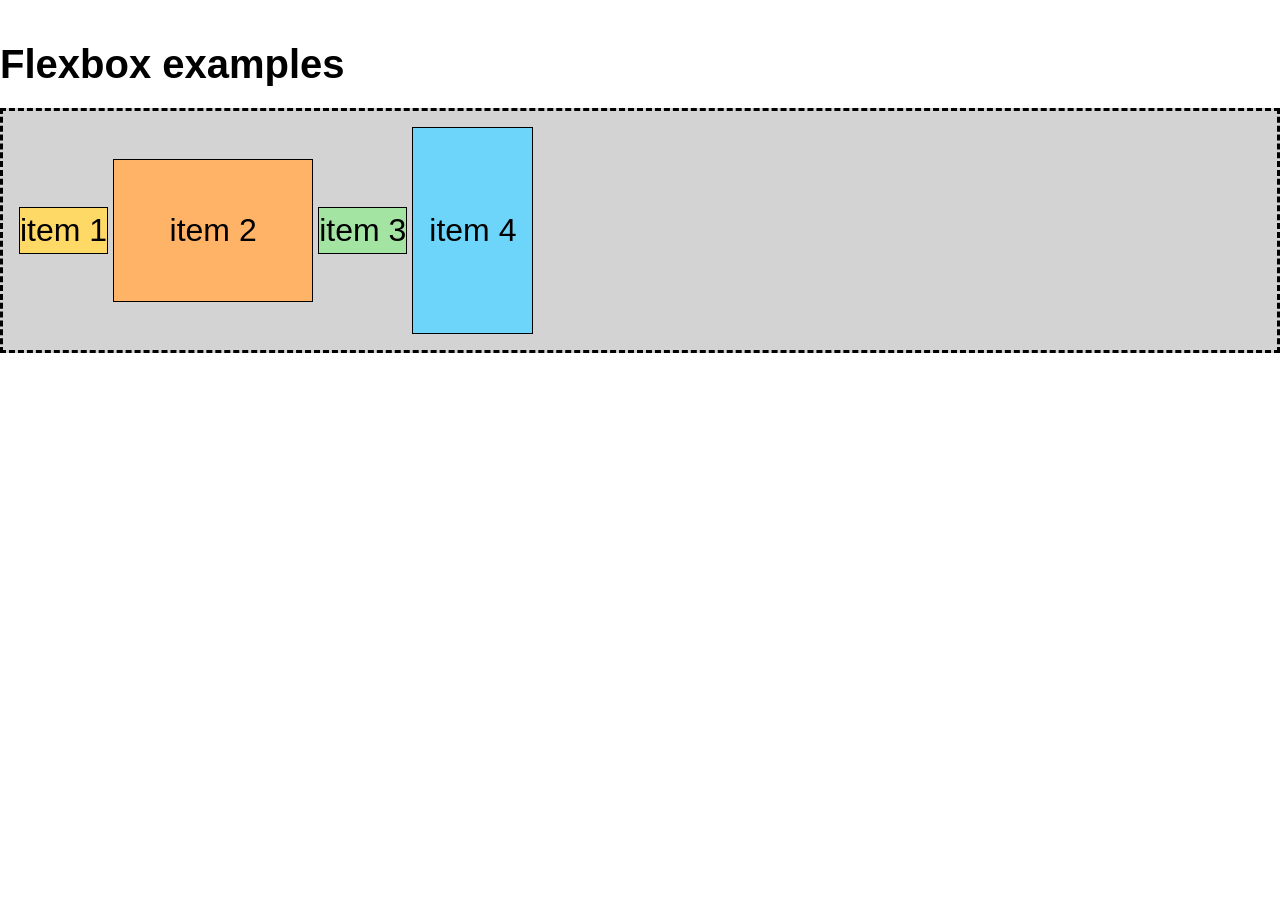
<file: 05-CSS-Layout-Flexbox/lecture-3-files/index.html>
<!DOCTYPE html>
<html lang="en">

<head>
    <meta charset="UTF-8">
    <meta name="viewport" content="width=device-width, initial-scale=1.0">
    <title>Flexbox</title>

    <link rel="stylesheet" href="./styles/reset.css">
    <link rel="stylesheet" href="./styles/typography.css">
    <link rel="stylesheet" href="./styles/styles.css">
</head>

<body>

    <h1>Flexbox examples</h1>

    <ul class="container">
        <li class="item">item 1</li>
        <li class="item">item 2</li>
        <li class="item">item 3</li>
        <li class="item">item 4</li>
        <!-- <li class="item">item 5</li> -->
        <!-- <li class="item">item 6</li> -->
    </ul>

</body>

</html>
</file>
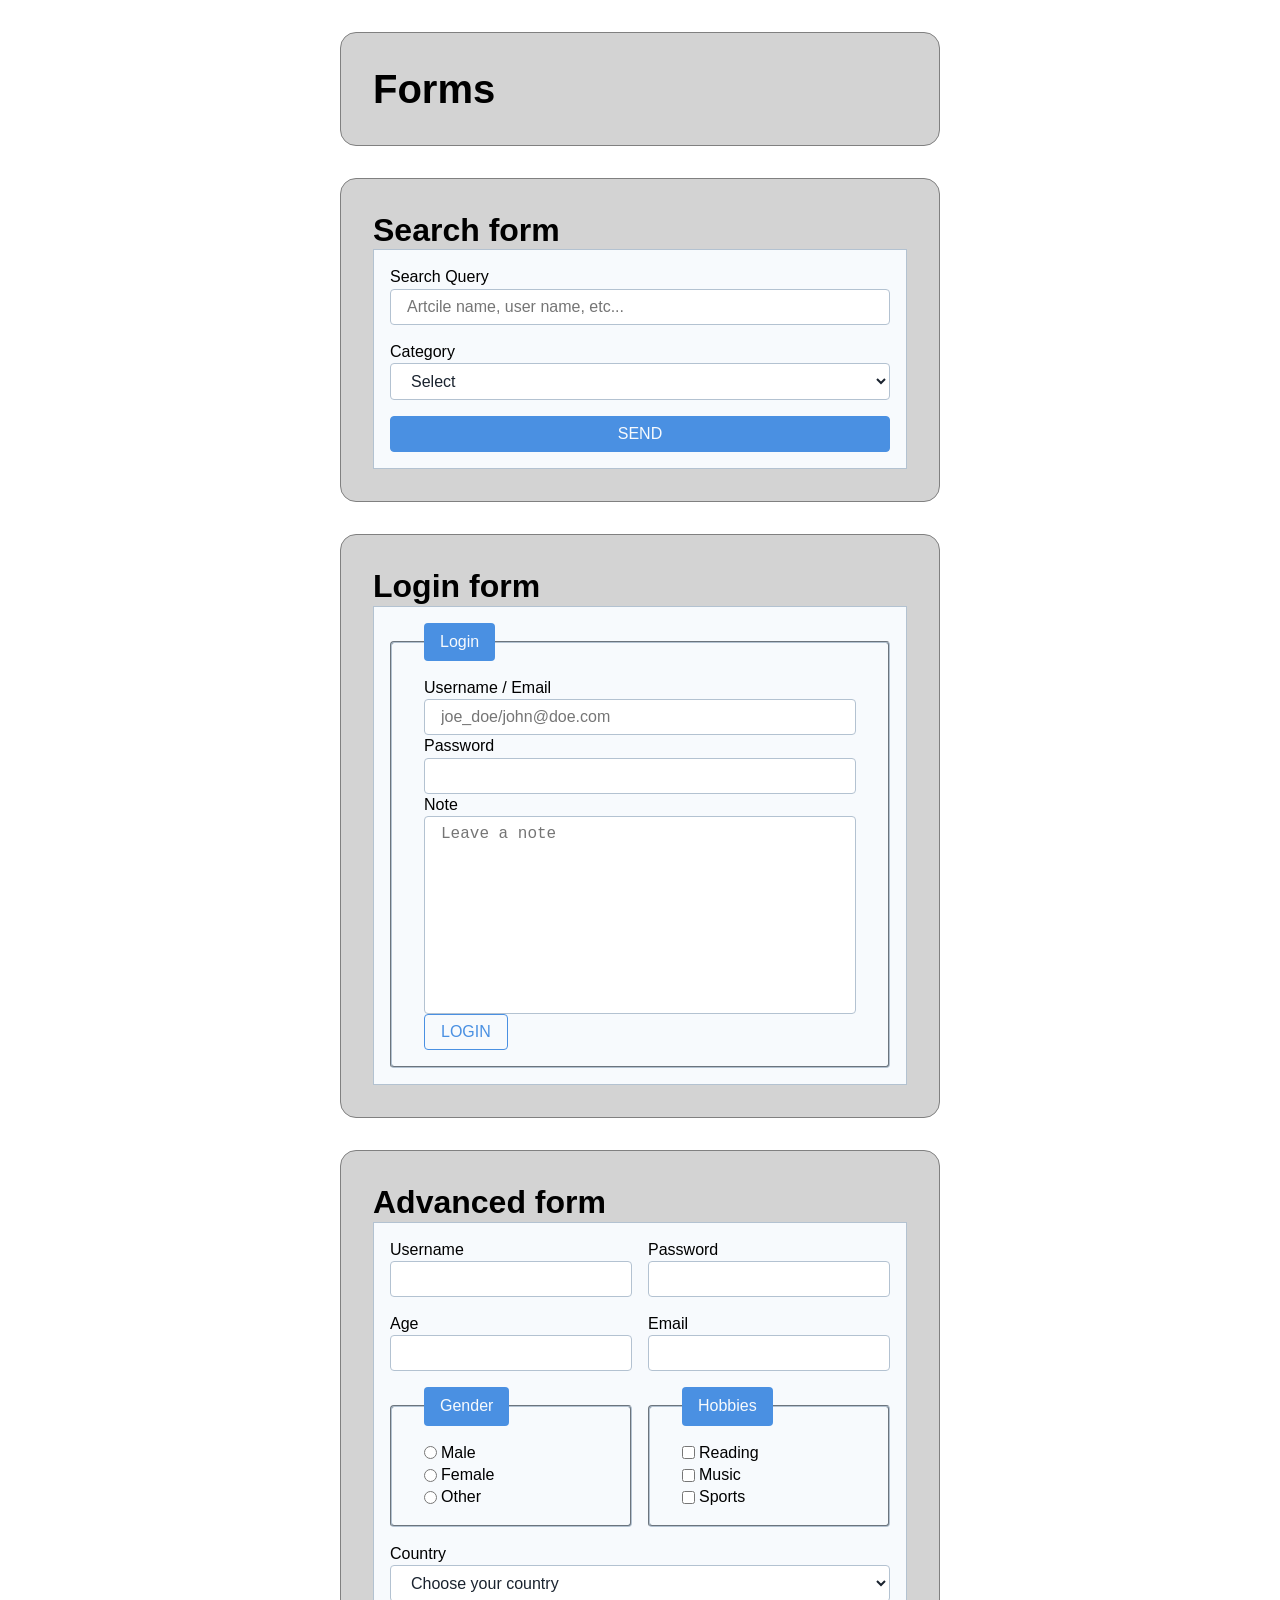
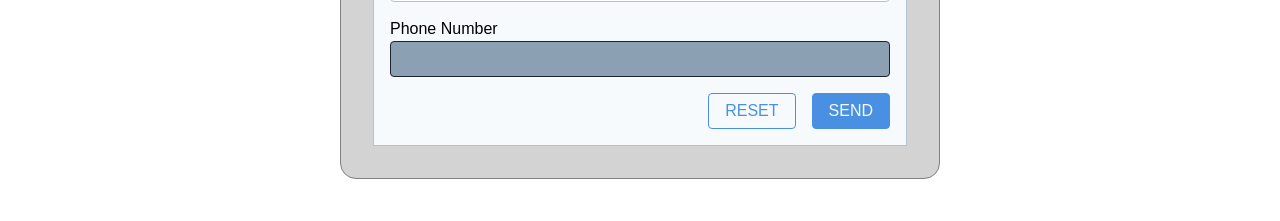
<file: 09-Working-with-Forms/lecture-5-files-forms/index.html>
<!DOCTYPE html>
<html lang="en">

<head>
    <meta charset="UTF-8">
    <meta name="viewport" content="width=device-width, initial-scale=1.0">
    <title>Document</title>
    <link rel="stylesheet" href="https://cdnjs.cloudflare.com/ajax/libs/font-awesome/6.5.0/css/all.min.css">
    <link rel="stylesheet" href="./styles/reset.css">
    <link rel="stylesheet" href="./styles/typography.css">
    <link rel="stylesheet" href="./styles/main.css">

</head>

<body>

    <section class="section">
        <h1>Forms</h1>
    </section>

    <!-- 📝 Task 1: Create a Short Search Form
    Goal: Build a small search form that allows users to search a website or database.
    Requirements:
    - Search Query → text input (<input type="text">)
        - Required field
        - Placeholder: “Enter your search…”
    - Category → select menu (<select><option>…</option></select>)
        - Options: All, Articles, Products, Users
        - Default: “All”
    - Search Button → submit button
   -->

    <section class="section">
        <h2>Search form</h2>
        <form action="./search.html" method="get">

            <div class="topDownField">
                <label for="searchQuery">Search Query</label>
                <input id="searchQuery" type="text" name="search-text" placeholder="Artcile name, user name, etc..."
                    required>
            </div>

            <div class="topDownField">
                <label for="category">Category</label>
                <select id="category" name="category">
                    <option value="" disabled selected>Select</option>
                    <option value="1-articles">Articles</option>
                    <option value="2-products">Products</option>
                    <option value="3-users">Users</option>
                </select>
            </div>

            <button class="primary">Send</button>
        </form>
    </section>


    <!-- 📝 Task 2: Create a Login Form
    Goal: Build a simple login form for users to authenticate.
    Requirements:
    - Username / Email → text or email input (<input type="text"> or <input type="email">)
        - Required field
    - Password → password input (<input type="password">)
        - Required field
    - Login Button → submit button 
   -->

    <section class="section">
        <h2>Login form</h2>

        <form action="./profile.html" method="post">
            <fieldset>
                <legend>Login</legend>

                <div class="topDownField">
                    <label for="user">Username / Email</label>
                    <input type="text" id="user" required placeholder="joe_doe/john@doe.com">
                </div>

                <div class="topDownField">
                    <label for="pass">Password</label>
                    <input type="password" id="pass" required>
                </div>

                <div class="topDownField">
                    <label for="note">Note</label>
                    <textarea rows="10" name="note" id="note" placeholder="Leave a note"></textarea>
                </div>

                <button>Login</button>
            </fieldset>
        </form>

    </section>

    <!-- 📝 Task 3: Create a User Registration Form
    Goal: Create a registration form that collects user details with different types of inputs.
    Requirements:
    - Username → text input
        - Required field
    - Password → password input
        - Required field
    - Age → number input
        - Optional, range 1–120
    - Email Address → email input
        - Required field
    - Gender → radio buttons
        - Options: Male, Female, Other
        - Required field (user must pick one)
    - Hobbies → checkboxes
        - Options: Reading, Music, Sports
        - Optional, multiple can be selected
    - Country → select menu
        - Options: Bulgaria, Germany, USA, UK
        - Default disabled option like “Choose your country” at the top (cannot be selected as a valid answer)
        - Country itself = Required field
    - Phone Number → text or tel input
        - Disabled by default (cannot be typed into or submitted)
    - Submit Button → to send the form
    - Cancel Button → to remove all text
-->

    <section class="section advanced">
        <h2>Advanced form</h2>
        <form action="./search.html" class="advanced" method="post">

            <div class="topDownField halfRow">
                <label for="username">Username</label>
                <input name="username" type="text" id="username" required>
            </div>

            <div class="topDownField halfRow">
                <label for="password">Password</label>
                <input name="password" required type="password" name="password" id="password">
            </div>

            <div class="topDownField halfRow">
                <label for="age">Age</label>
                <input id="age" name="age" type="number" min="1" max="120">
            </div>

            <div class="topDownField halfRow">
                <label for="email">Email</label>
                <input type="email" name="email" required id="email">
            </div>

            <div class="topDownField halfRow">
                <fieldset>
                    <legend>Gender</legend>

                    <label class="check">
                        Male
                        <input type="radio" required name="gender" value="1-male">
                    </label>

                    <label class="check">
                        Female
                        <input type="radio" required name="gender" value="2-female">
                    </label>

                    <label class="check">
                        Other
                        <input type="radio" required name="gender" value="3-other">
                    </label>
                </fieldset>
            </div>

            <div class="topDownField halfRow">
                <fieldset>
                    <legend>Hobbies</legend>

                    <label class="check">
                        Reading
                        <input type="checkbox" name="hobbies" value="1-reading">
                    </label>

                    <label class="check">
                        Music
                        <input type="checkbox" name="hobbies" value="2-music">
                    </label>

                    <label class="check">
                        Sports
                        <input type="checkbox" name="hobbies" value="3-sports">
                    </label>
                </fieldset>
            </div>

            <div class="topDownField">
                <label for="country">Country</label>
                <select required name="country" id="country">
                    <option value="" disabled selected>Choose your country</option>
                    <option value="BG">Bulgaria</option>
                    <option value="DE">Germany</option>
                    <option value="USA">USA</option>
                    <option value="UK">UK</option>
                </select>
            </div>

            <div class="topDownField">
                <label for="phone"> Phone Number</label>
                <input disabled type="tel" id="phone">
            </div>

            <div class="btnWrapper">
                <button type="reset">reset</button>
                <button type="submit" class="primary">send</button>
            </div>
        </form>
    </section>

</body>

</html>
</file>
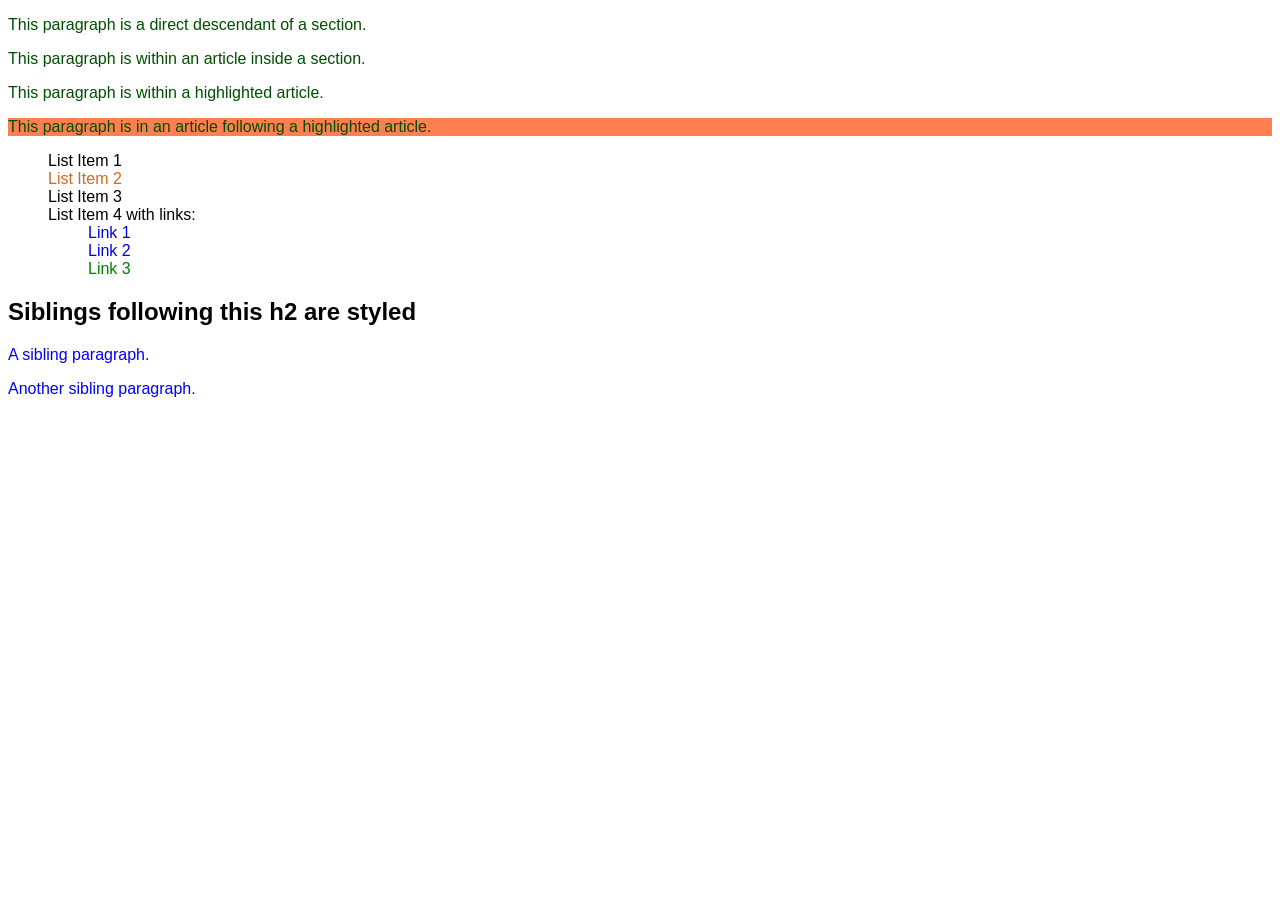
<file: 02-Introduction-to-HTML-and-CSS-Exercises/02-Introduction-to-HTML-and-CSS-Exercises/css-05/index.html>
<!DOCTYPE html>
<html lang="en">

<head>
    <meta charset="UTF-8">
    <meta name="viewport" content="width=device-width, initial-scale=1.0">
    <link rel="stylesheet" href="css/style.css">
    <title>Relative Selectors</title>
</head>

<body>
    <section>
        <p>
            This paragraph is a direct descendant of a section.
        </p>
        <p>
            This paragraph is within an article inside a section.
        </p>
        <p class="article-highlighted">
            This paragraph is within a highlighted article.
        </p>
        <p>
            This paragraph is in an article following a highlighted article.
        </p>
    </section>


    <ul>
        <li class="specific">List Item 1</li>
        <li>List Item 2</li>
        <li>List Item 3</li>
        <li>List Item 4 with links:
            <ul class="nested-list">
                <li><a href="#">Link 1</a></li>
                <li class="specific"><a href="#">Link 2</a></li>
                <li><a href="#">Link 3</a></li>
            </ul>
        </li>
    </ul>

    <h2>Siblings following this h2 are styled</h2>

    <p>
        A sibling paragraph.
    </p>

    <p>
        Another sibling paragraph.
    </p>
</body>

</html>
</file>
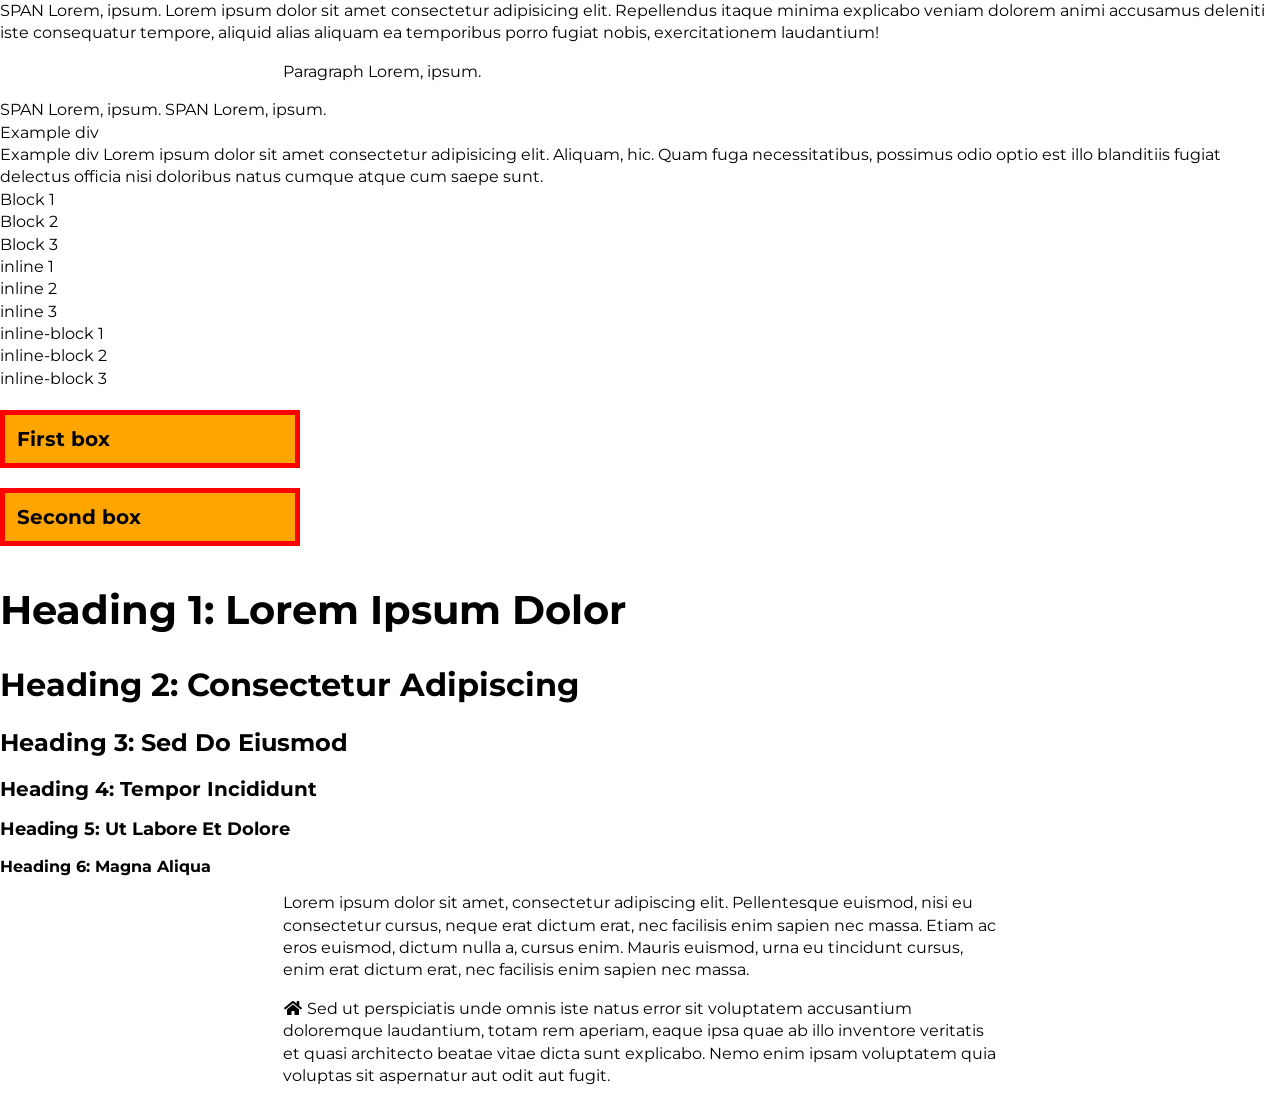
<file: 03-CSS-Box-Model-and-Typography/03-CSS-Box-Model-and-Typography-Demo/lecture-2-files/index.html>
<!DOCTYPE html>
<html lang="en">

<head>
    <meta charset="UTF-8">
    <meta name="viewport" content="width=device-width, initial-scale=1.0">
    <title>Document</title>

    <link rel="stylesheet" href="https://use.fontawesome.com/releases/v5.10.2/css/all.css">

    <link rel="preconnect" href="https://fonts.googleapis.com">
    <link rel="preconnect" href="https://fonts.gstatic.com" crossorigin>
    <link href="https://fonts.googleapis.com/css2?family=Montserrat:ital,wght@0,100..900;1,100..900&display=swap"
        rel="stylesheet">

    <link rel="stylesheet" href="./styles/reset.css">
    <link rel="stylesheet" href="./styles/typography.css">
    <link rel="stylesheet" href="./styles/style.css">
</head>

<body>

    <span>SPAN Lorem, ipsum. Lorem ipsum dolor sit amet consectetur adipisicing elit. Repellendus itaque minima
        explicabo veniam dolorem animi accusamus deleniti iste consequatur tempore, aliquid alias aliquam ea temporibus
        porro fugiat nobis, exercitationem laudantium!</span>

    <p>Paragraph Lorem, ipsum.</p>

    <span>SPAN Lorem, ipsum.</span>
    <span>SPAN Lorem, ipsum.</span>

    <div>Example div</div>
    <div>Example div Lorem ipsum dolor sit amet consectetur adipisicing elit. Aliquam, hic. Quam fuga necessitatibus,
        possimus odio optio est illo blanditiis fugiat delectus officia nisi doloribus natus cumque atque cum saepe
        sunt.</div>


    <div class="divider"></div>

    <div class="block">Block 1</div>
    <div class="block">Block 2</div>
    <div class="block">Block 3</div>

    <div class="inline">inline 1</div>
    <div class="inline">inline 2</div>
    <div class="inline">inline 3</div>

    <div class="inlineBlock">inline-block 1</div>
    <div class="inlineBlock">inline-block 2</div>
    <div class="inlineBlock">inline-block 3</div>


    <h1 class="firstBox">First box</h1>
    <h1 class="secondBox">Second box</h1>



    <h1>Heading 1: Lorem Ipsum Dolor</h1>
    <h2>Heading 2: Consectetur Adipiscing</h2>
    <h3>Heading 3: Sed Do Eiusmod</h3>
    <h4>Heading 4: Tempor Incididunt</h4>
    <h5>Heading 5: Ut Labore Et Dolore</h5>
    <h6>Heading 6: Magna Aliqua</h6>

    <p>
        Lorem ipsum dolor sit amet, consectetur adipiscing elit. Pellentesque euismod, nisi eu consectetur cursus, neque
        erat dictum erat, nec facilisis enim sapien nec massa. Etiam ac eros euismod, dictum nulla a, cursus enim.
        Mauris euismod, urna eu tincidunt cursus, enim erat dictum erat, nec facilisis enim sapien nec massa.
    </p>
    <p>
   <i class="fa fa-home fa-fw"></i>
        Sed ut perspiciatis unde omnis iste natus error sit voluptatem accusantium doloremque laudantium, totam rem
        aperiam, eaque ipsa quae ab illo inventore veritatis et quasi architecto beatae vitae dicta sunt explicabo. Nemo
        enim ipsam voluptatem quia voluptas sit aspernatur aut odit aut fugit.
    </p>
</body>

</html>
</file>
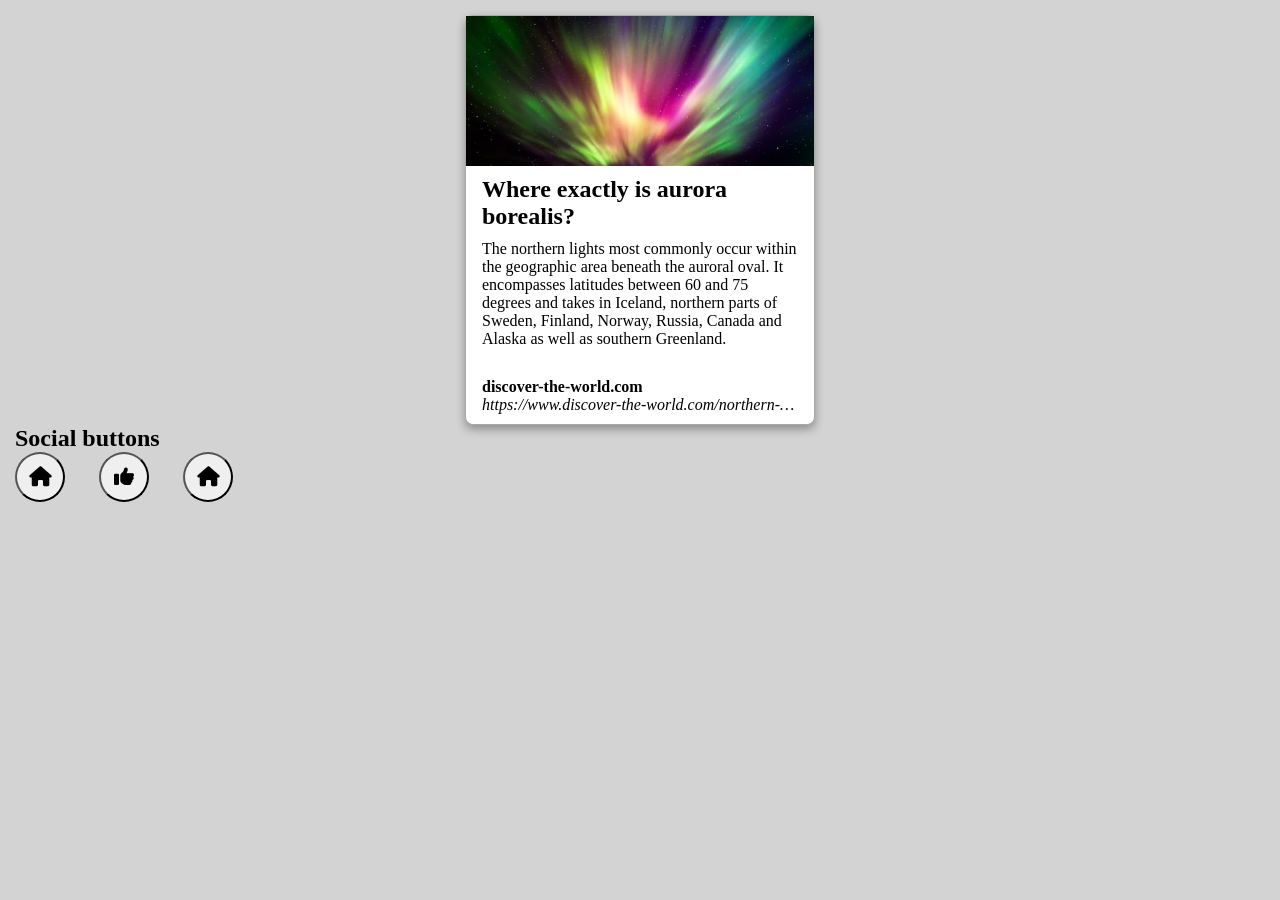
<file: 04-CSS-Box-Model-and-Typography-Exercises/04-Live-Exercises-Box-Model/task-04/index.html>
<!DOCTYPE html>
<html lang="en">

<head>
    <meta charset="UTF-8">
    <meta name="viewport" content="width=device-width, initial-scale=1.0">
    <title>Document</title>
    <link rel="stylesheet" href="https://cdnjs.cloudflare.com/ajax/libs/font-awesome/6.4.2/css/all.min.css">
    <link rel="stylesheet" href="styles.css">
</head>

<body>

    <main>

        <article class="card">
            <div class="imgContainer">
                <img src="./images/image1.jpg" alt="Background">
            </div>

            <section class="info">
                <h2 class="title">
                    Where exactly is aurora borealis?
                </h2>

                <p class="desc">
                    The northern lights most commonly occur within the geographic area beneath the auroral oval. It
                    encompasses latitudes between 60 and 75 degrees and takes in Iceland, northern parts of Sweden,
                    Finland,
                    Norway, Russia, Canada and Alaska as well as southern Greenland.
                </p>

                <span class="website">discover-the-world.com</span>

                <a class="link" href="https://www.discover-the-world.com/northern-lights/">
                    https://www.discover-the-world.com/northern-lights/
                </a>
            </section>
        </article>

        <section class="buttons">

            <h2>Social buttons</h2>

            <ul class="buttons">
                <li class="item"><button class="btn">
                        <i class="fa-solid fa-house"></i>
                    </button></li>

                <li class="item"><button class="btn">
                        <i class="fa-solid fa-thumbs-up"></i>
                    </button></li>

                <li class="item"><button class="btn">
                        <i class="fa-solid fa-house"></i>
                    </button></li>
            </ul>

        </section>
    </main>


</body>

</html>
</file>
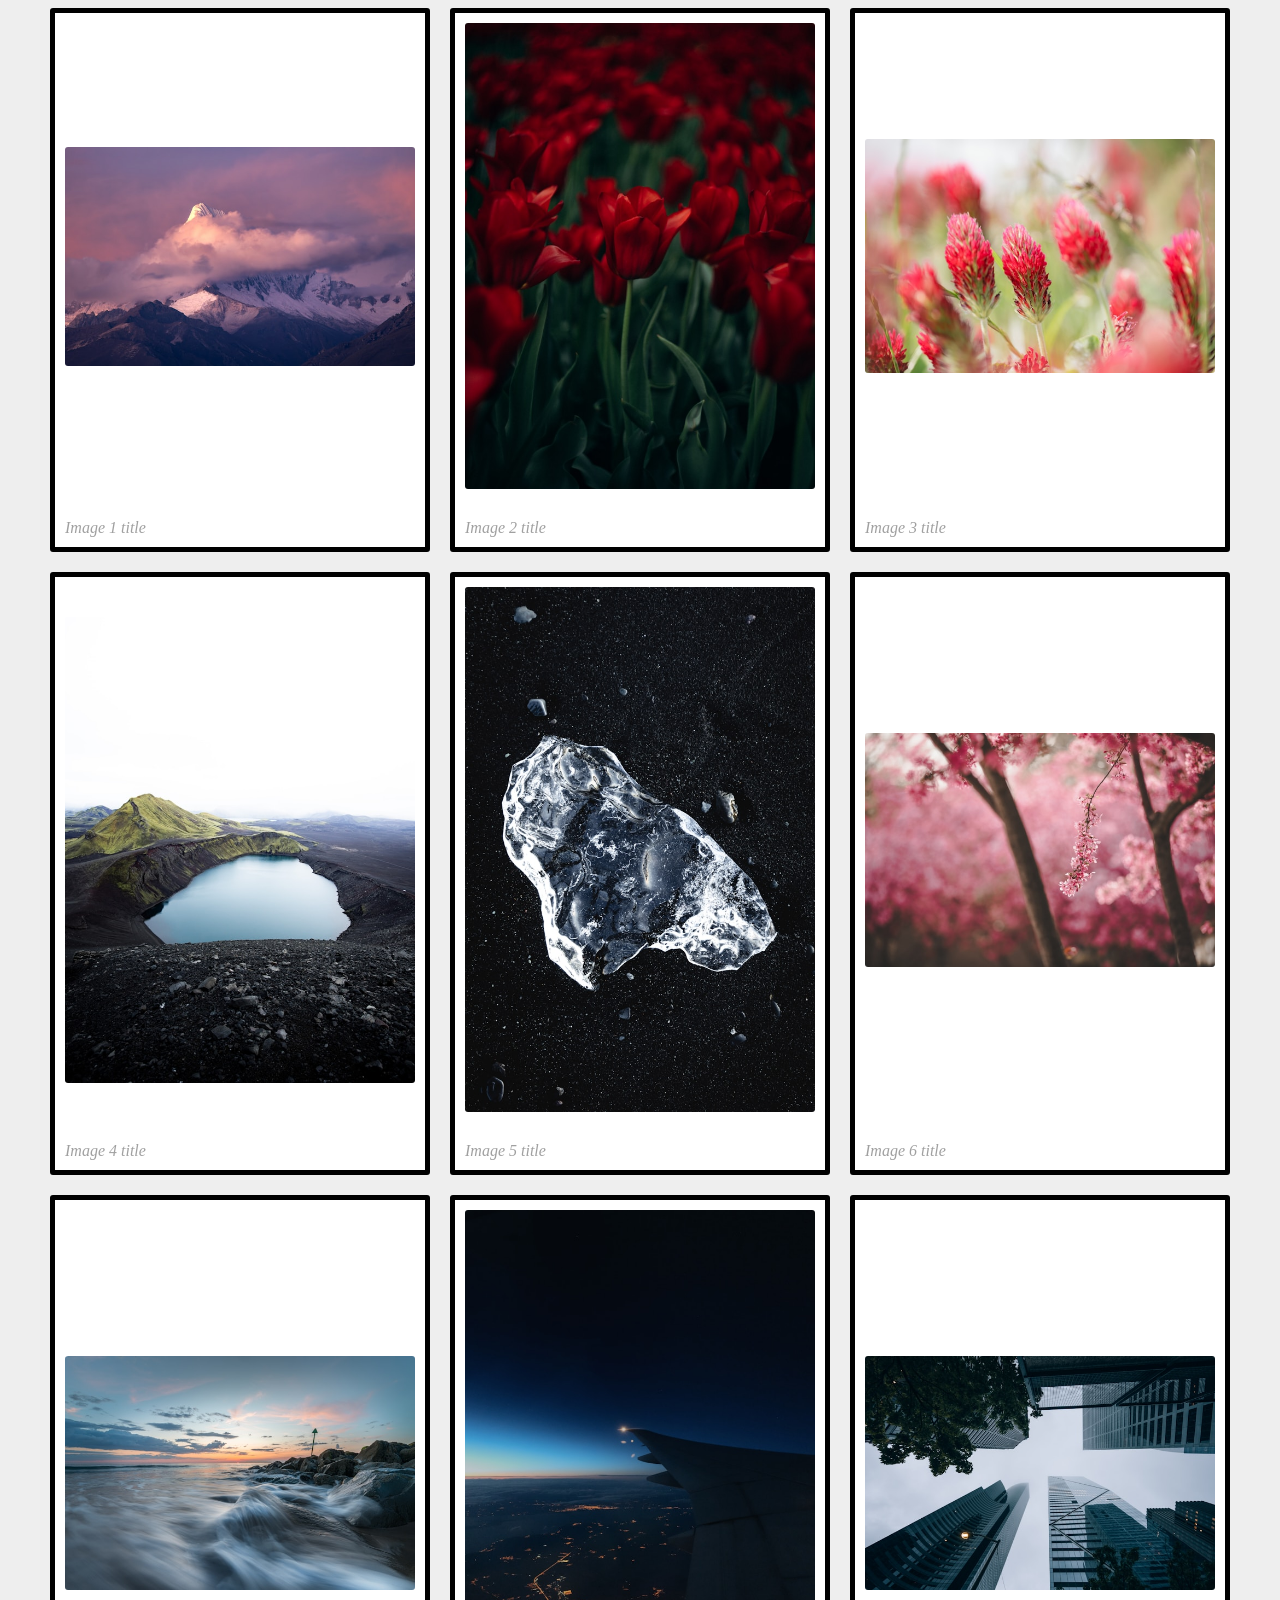
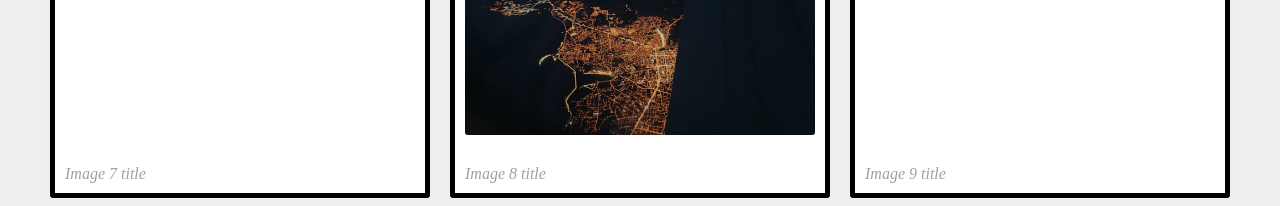
<file: 06-CSS-Layout-Flexbox-Ex/06-CSS-Layout-Flexbox-Exercises/05/index.html>
<!DOCTYPE html>
<html lang="en">
<head>
    <meta charset="UTF-8">
    <meta name="viewport" content="width=device-width, initial-scale=1.0">
    <link rel="stylesheet" href="style.css">
    <title>Gallery</title>
</head>
<body>
    <section class="gallery">
        <article>
            <div class="image-container"><img src="images/image1.jpg" alt="image"></div>
            <footer>Image 1 title</footer>
        </article>
        <article>
            <div class="image-container"><img src="images/image2.jpg" alt="image"></div>
            <footer>Image 2 title</footer>
        </article>
        <article>
            <div class="image-container"><img src="images/image3.jpg" alt="image"></div>
            <footer>Image 3 title</footer>
        </article>
        <article>
            <div class="image-container"><img src="images/image4.jpg" alt="image"></div>
            <footer>Image 4 title</footer>
        </article>
        <article>
            <div class="image-container"><img src="images/image5.jpg" alt="image"></div>
            <footer>Image 5 title</footer>
        </article>
        <article>
            <div class="image-container"><img src="images/image6.jpg" alt="image"></div>
            <footer>Image 6 title</footer>
        </article>
        <article>
            <div class="image-container"><img src="images/image7.jpg" alt="image"></div>
            <footer>Image 7 title</footer>
        </article>
        <article>
            <div class="image-container"><img src="images/image8.jpg" alt="image"></div>
            <footer>Image 8 title</footer>
        </article>
        <article>
            <div class="image-container"><img src="images/image9.jpg" alt="image"></div>
            <footer>Image 9 title</footer>
        </article>
    </section>
</body>
</html>
</file>
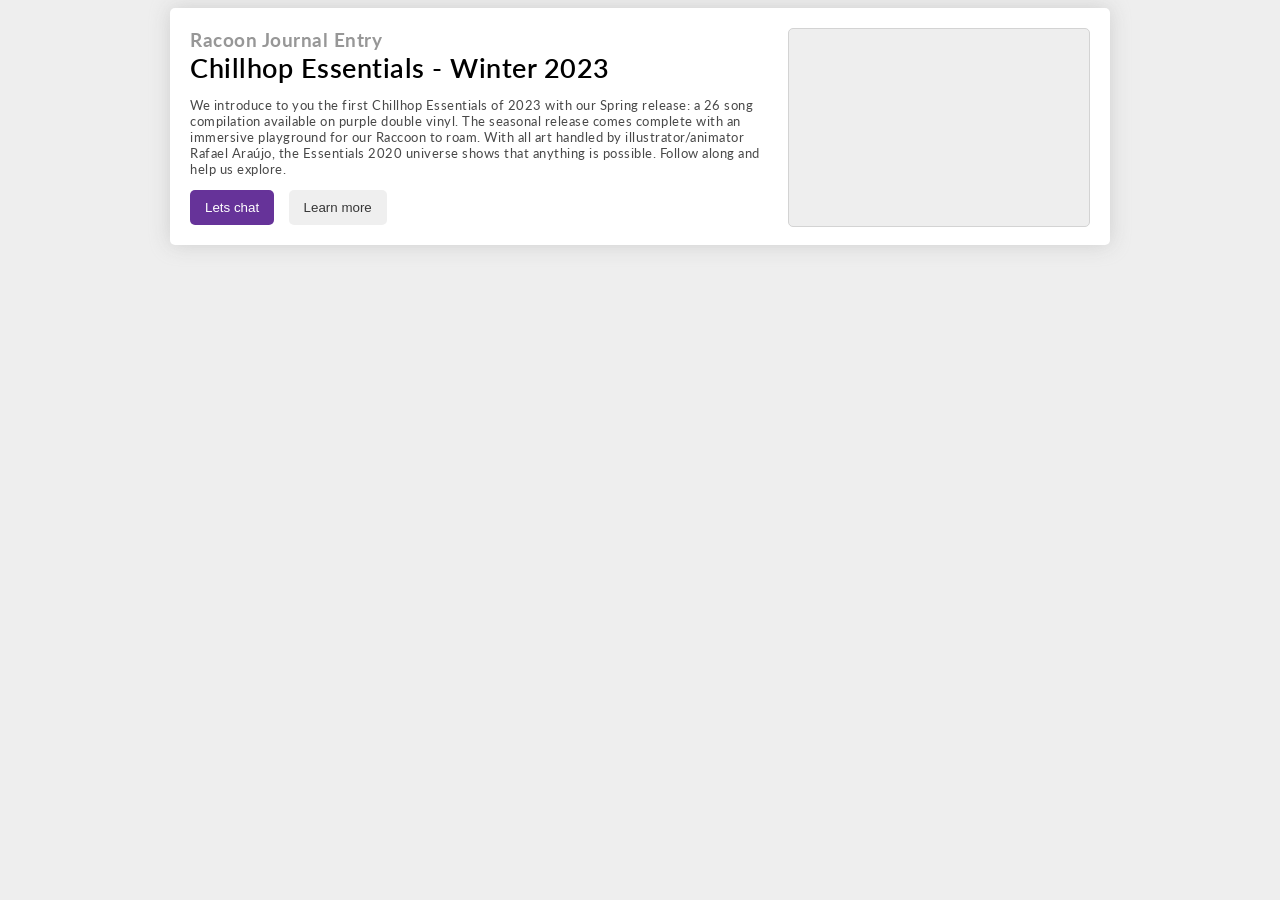
<file: 06-CSS-Layout-Flexbox-Ex/06-CSS-Layout-Flexbox-Exercises/11/index.html>
<!DOCTYPE html>
<html lang="en">

<head>
    <meta charset="UTF-8">
    <meta name="viewport" content="width=device-width, initial-scale=1.0">
    <link rel="preconnect" href="https://fonts.googleapis.com">
<link rel="preconnect" href="https://fonts.gstatic.com" crossorigin>
<link href="https://fonts.googleapis.com/css2?family=Lato:ital,wght@0,100;0,300;0,400;0,700;0,900;1,100;1,300;1,400;1,700;1,900&display=swap" rel="stylesheet">
    <link rel="stylesheet" href="style.css">
    <title>Banner</title>
</head>

<body>
    <article class="journal-entry">
        <section>
            <header>
                <h2>Racoon Journal Entry</h2>
                <h3>Chillhop Essentials - Winter 2023</h3>
            </header>
            <main>
                <p>We introduce to you the first Chillhop Essentials of 2023 with our Spring release: a 26 song compilation
                available on purple double vinyl. The seasonal release comes complete with an immersive playground for
                our Raccoon to roam. With all art handled by illustrator/animator Rafael Araújo, the Essentials 2020
                universe shows that anything is possible. Follow along and help us explore.</p>
            </main>
            <footer>
                <button class="button-primary">Lets chat</button>
                <button class="button-secondary">Learn more</button>
            </footer>
        </section>
        <aside>
            <div class="image-container"></div>
        </aside>
    </article>
</body>

</html>
</file>
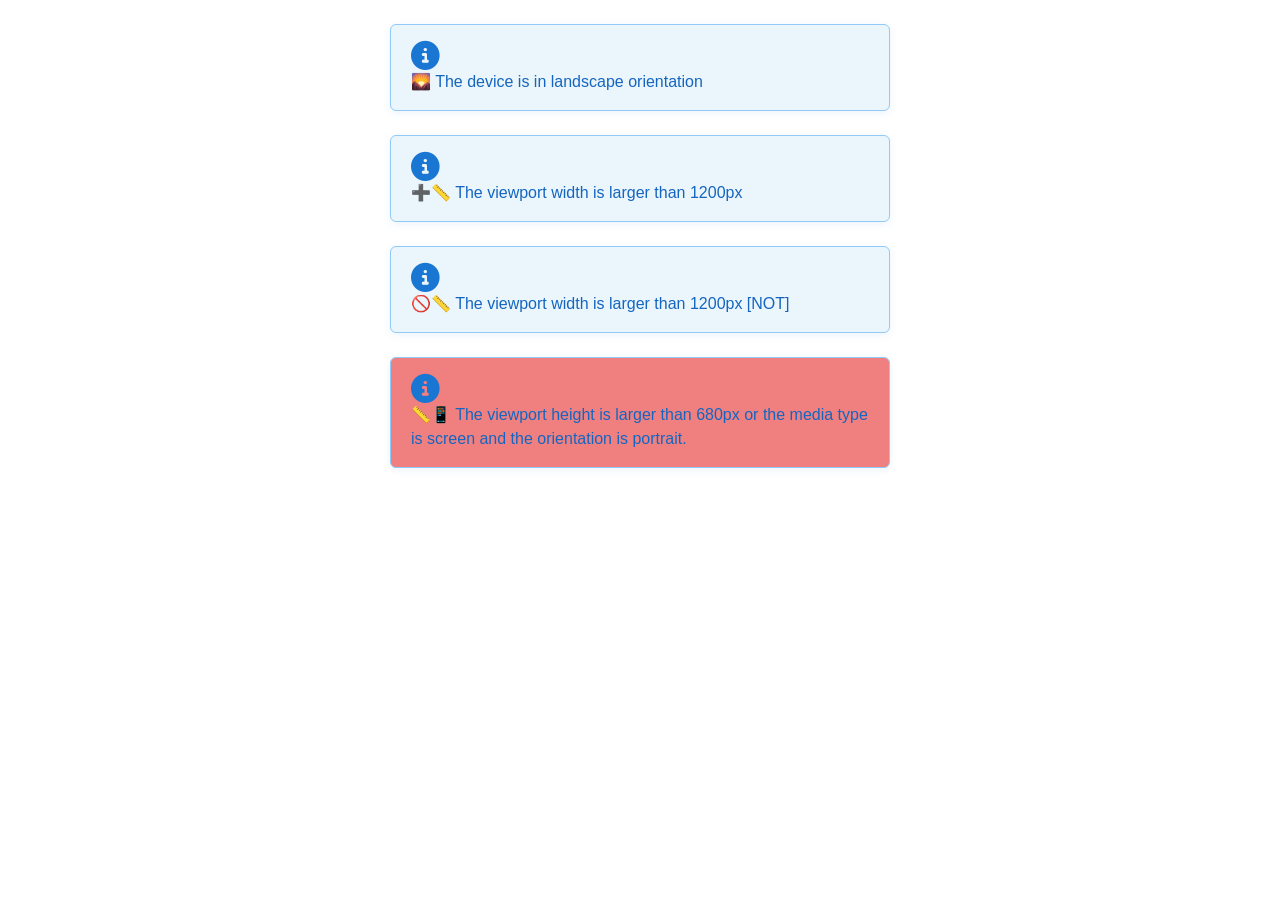
<file: 07-Resposive-Web-Design/lecture-4-files-responsive/exercises-examples/index.html>
<!DOCTYPE html>
<html lang="en">
<head>
    <meta charset="UTF-8">
    <meta name="viewport" content="width=device-width, initial-scale=1.0">
    <title>Document</title>
    <link rel="stylesheet" href="https://cdnjs.cloudflare.com/ajax/libs/font-awesome/6.5.0/css/all.min.css">
    <link rel="stylesheet" href="./styles/styles.css">

</head>
<body>

    <main>
        
        <div class="info hover-support">
            <i class="icon fa-solid fa-circle-info"></i>
            <p class="text">
            🖱️ This device doesn't support hover
            </p>
        </div>

        <div class="info landscape-orientation">
            <i class="icon fa-solid fa-circle-info"></i>
            <p class="text">
            🌄 The device is in landscape orientation
            </p>
        </div>
        <div class="info viewport-width-600">
            <i class="icon fa-solid fa-circle-info"></i>
            <p class="text">
            📏 The viewport width is 600px
            </p>
        </div>
        <div class="info viewport-height-800">
            <i class="icon fa-solid fa-circle-info"></i>
            <p class="text">
            📐 The viewport height is 800px
            </p>
        </div>
        <div class="info viewport-width-gt-1200">
            <i class="icon fa-solid fa-circle-info"></i>
            <p class="text">
            ➕📏 The viewport width is larger than 1200px 
            </p>
        </div>
        <div class="info viewport-width-gt-1200-not">
            <i class="icon fa-solid fa-circle-info"></i>
            <p class="text">
            🚫📏 The viewport width is larger than 1200px [NOT]
            </p>
        </div>
        <div class="info viewport-width-lt-800">
            <i class="icon fa-solid fa-circle-info"></i>
            <p class="text">
            ➖📏 The viewport width is smaller than 800px
            </p>
        </div>
        <div class="info viewport-width-gt-800-lt-1200">
            <i class="icon fa-solid fa-circle-info"></i>
            <p class="text">
            ↔️ The viewport width is larger than 800px and smaller than 1200px
            </p>
        </div>
        <div class="info viewport-height-gt-680-or-portrait">
            <i class="icon fa-solid fa-circle-info"></i>
            <p class="text">
            📏📱 The viewport height is larger than 680px or the media type is screen and the orientation is portrait.
            </p>
        </div>


    </main>
    
</body>
</html>
</file>
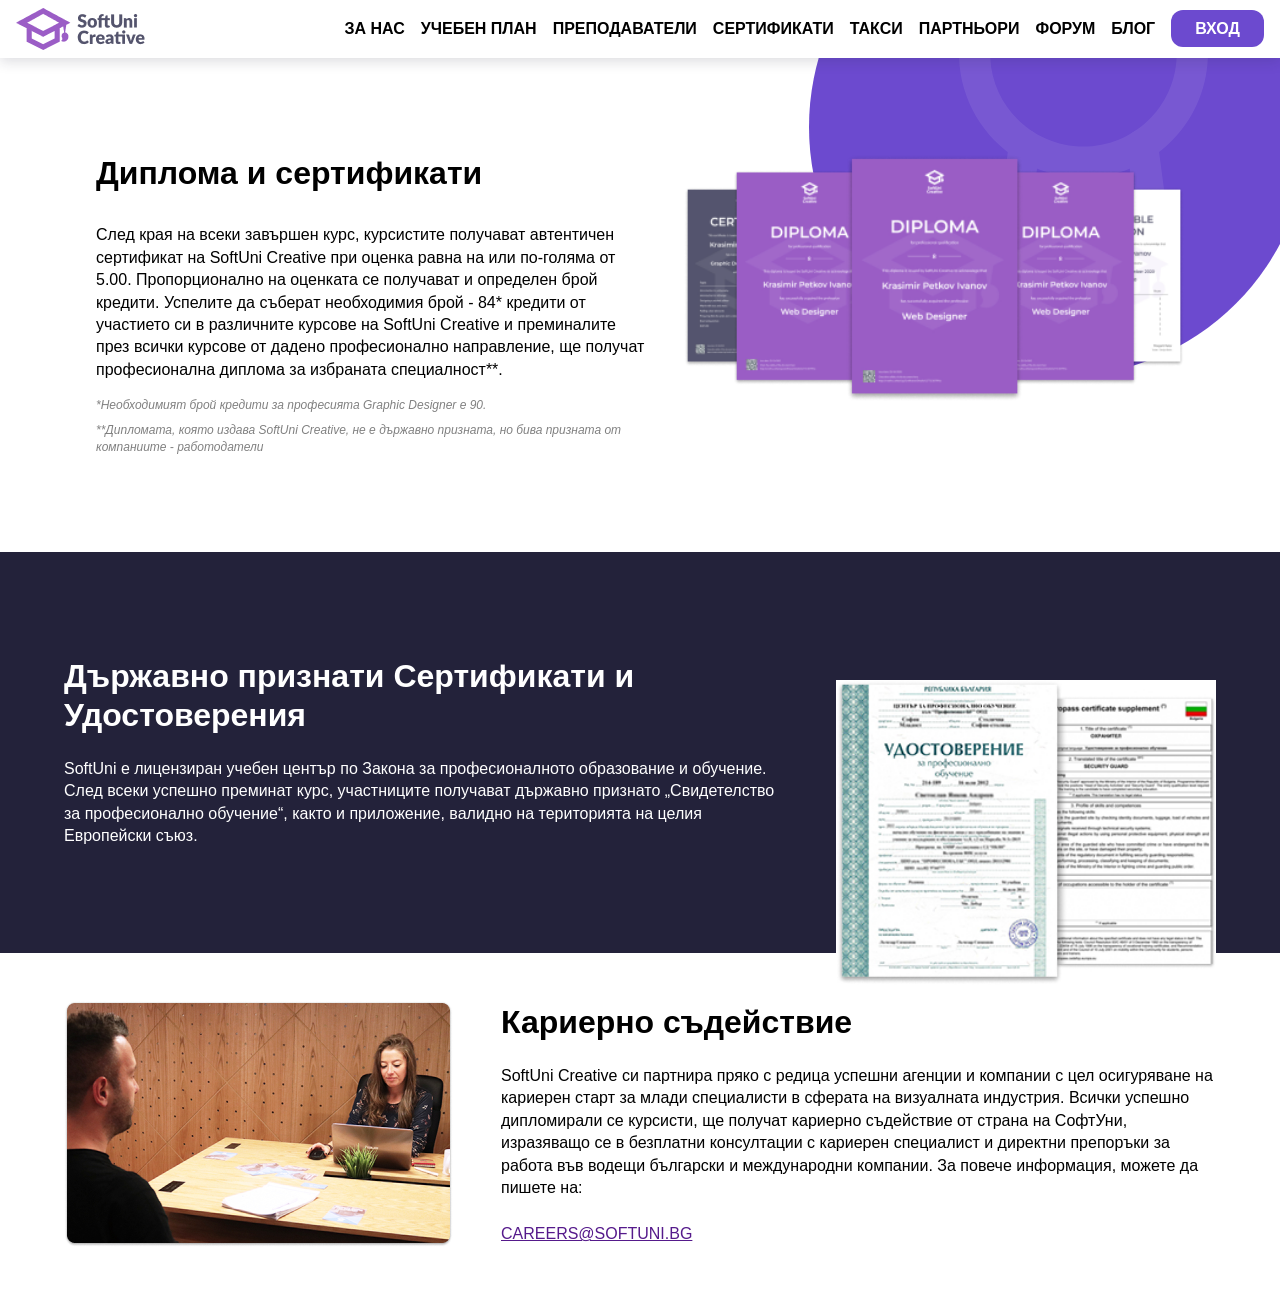
<file: 07-Resposive-Web-Design/lecture-4-files-responsive/Workshop-SoftuniPage/index.html>
<!DOCTYPE html>
<html lang="en">

<head>
    <meta charset="UTF-8">
    <meta name="viewport" content="width=device-width, initial-scale=1.0">
    <title>Document</title>
    <link rel="stylesheet" href="https://cdnjs.cloudflare.com/ajax/libs/font-awesome/6.5.0/css/all.min.css">
    <link rel="stylesheet" href="./styles/reset.css">
    <link rel="stylesheet" href="./styles/typography.css">
    <link rel="stylesheet" href="./styles/main.css">

</head>

<body>

    <header class="header">
        <div class="content maxedContent">
            <img src="./images/logo.png" alt="Logo">

            <button class="menuBtn" aria-label="Open menu">
                <i class="fa-solid fa-bars"></i>
            </button>

            <nav class="nav">
                <ul class="list">
                    <li class="item"><a href="#" class="link">ЗА НАС</a></li>
                    <li class="item"><a href="#" class="link">УЧЕБЕН ПЛАН</a></li>
                    <li class="item"><a href="#" class="link">ПРЕПОДАВАТЕЛИ</a></li>
                    <li class="item"><a href="#" class="link">СЕРТИФИКАТИ</a></li>
                    <li class="item"><a href="#" class="link">ТАКСИ</a></li>
                    <li class="item"><a href="#" class="link">ПАРТНЬОРИ</a></li>
                    <li class="item"><a href="#" class="link">ФОРУМ</a></li>
                    <li class="item"><a href="#" class="link">БЛОГ</a></li>
                    <li class="item">
                        <a href="#" class="link btn">
                            Вход
                        </a>
                    </li>
                </ul>
                </ul>
            </nav>
        </div>
    </header>

    <main>


        <section class="hero">
            <div class="content maxedContent">
                <div class="imgWrapper">
                    <img src="./images/diplomas.png" alt="diplomas" class="img">

                    <div class="circleEffect">
                        <img class="icon" src="./images/award.svg" alt="award icon">
                    </div>
                </div>

                <div class="info">
                    <h2 class="title">Диплома и сертификати</h2>

                    <p class="desc">
                        След края на всеки завършен курс, курсистите получават автентичен сертификат на SoftUni Creative
                        при
                        оценка равна на или по-голяма от 5.00. Пропорционално на оценката се получават и определен брой
                        кредити. Успелите да съберaт необходимия брой - 84* кредити от участието си в различните курсове
                        на
                        SoftUni Creative и преминалите през всички курсове от дадено професионално направление, ще
                        получат
                        професионалнa диплома за избраната специалност**.
                    </p>

                    <p class="note">
                        *Необходимият брой кредити за професията Graphic Designer е 90.
                    </p>
                    <p class="note">
                        **Дипломата, която издава SoftUni Creative, не е държавно призната, но бива призната от
                        компаниите -
                        работодатели
                    </p>
                </div>

            </div>


        </section>


        <section class="genericSection cpe">
            <section class="content maxedContent">
                <div class="info">
                    <h2 class="title">Държавно признати Сертификати и Удостоверения</h2>
                    <p class="desc">SoftUni е лицензиран учебен център по Закона за професионалното образование и
                        обучение. След всеки успешно преминат курс, участниците получават държавно признато
                        „Свидетелство за професионално обучение“, както и приложение, валидно на територията на целия
                        Европейски съюз.</p>

                </div>

                <img src="./images/cpe.jpg" alt="cpe" class="img">
            </section>
        </section>


        <section class="genericSection inverted">
            <section class="content maxedContent">
                <div class="info">
                    <h2 class="title">Кариерно съдействие</h2>
                    <p class="desc">
                        SoftUni Creative си партнира пряко с редица успешни агенции и компании с цел осигуряване на
                        кариерен старт за млади специалисти в сферата на визуалната индустрия. Всички успешно
                        дипломирали се курсисти, ще получат кариерно съдействие от страна на СофтУни, изразяващо се в
                        безплатни консултации с кариерен специалист и директни препоръки за работа във водещи български
                        и международни компании. За повече информация, можете да пишете на:
                    </p>

                    <a href="" class="outlinedBtn">CAREERS@SOFTUNI.BG</a>
                </div>

                <img src="./images/career-center.png" alt="cpe" class="img">
            </section>
        </section>

    </main>

</body>

</html>
</file>
<file: 05-CSS-Layout-Flexbox/lecture-3-files/styles/typography.css>
html {
    font-size: 16px;
}

body {
    font-size: 1rem;
    line-height: 1.4;
    font-family: "Montserrat", sans-serif;
}

h1,
h2,
h3,
h4,
h5,
h6 {
    line-height: 1.2;
    max-width: 65ch;
    margin: 1em 0 0.5em 0;
}

h6 {
    font-size: 1rem;
}

h5 {
    font-size: 1.125rem;
}

h4 {
    font-size: 1.25rem;
}

h3 {
    font-size: 1.5rem;
}

h2 {
    font-size: 2rem;
}

h1 {
    font-size: 2.5rem;
}

p {
    max-width: 65ch;
    margin: 1em auto;
}
</file>
<file: 05-CSS-Layout-Flexbox/lecture-3-files/styles/styles.css>
/* CSS PREPARATION */
.container {
    list-style: none;
    padding: 1rem;
    background-color: lightgray;
    border: 3px dashed black;
}

.item {
    font-size: 2rem;
    text-align: center;
    border: 1px solid black;
}


.item:nth-child(1) {
    background-color: #FFD966;
}

.item:nth-child(2) {
    background-color: #FFB366;
}

.item:nth-child(3) {
    background-color: #A3E4A3;
}

.item:nth-child(4) {
    background-color: #6DD5FA;
}

.item:nth-child(5) {
    background-color: #FF9AA2;
}

.item:nth-child(6) {
    background-color: #FFFACD;
}


/* FLEX PARENT */
/* -------------- */
.container {
    display: flex;
    /* flex-direction: row;
    flex-wrap: wrap-reverse; */
    flex-flow: row nowrap;
    justify-content: flex-start;
    align-items: center;
    gap: 5px;
    /* align-content: space-evenly; */
    /* width: 400px; */
    /* height: 500px; */
}

.item.item:nth-child(2) {
    padding: 3rem;
    /* order: 10; */
    /* flex-grow: 1; */
    flex-basis: 200px;
    /* align-self: flex-end; */
    /* width: 200px; */
}
.item.item:nth-child(3) {
    /* flex-grow: 2; */
}

.item.item:nth-child(4) {
    padding: 5rem 1rem;
    /* order: 20; */
}

.item {
    /* width: 300px; */
    /* height: 50px; */
}

















/* FLEX CHILDREN */
/* -------------- */
</file>
<file: 09-Working-with-Forms/lecture-5-files-forms/styles/typography.css>
html {
    font-size: 16px;
}

body {
    font-size: 1rem;
    line-height: 1.4;
    font-family: Arial, Helvetica, sans-serif;
}

h1,
h2,
h3,
h4,
h5,
h6 {
    line-height: 1.2;
    max-width: 65ch;
}

h6 {
    font-size: 1rem;
}

h5 {
    font-size: 1.125rem;
}

h4 {
    font-size: 1.25rem;
}

h3 {
    font-size: 1.5rem;
}

h2 {
    font-size: 2rem;
}

h1 {
    font-size: 2.5rem;
}
</file>
<file: 09-Working-with-Forms/lecture-5-files-forms/styles/main.css>
:root {
    --form-bg: #f7fafd;
    --form-border: #b3c2d1;
    --form-focus: #4a90e2;
    --form-label: #2d3a4b;
    --form-input-bg: #ffffff;
    --form-input-text: #1a232f;
    --form-placeholder: #8ca0b3;
    --form-error: #e74c3c;
    --form-success: #27ae60;
}


.section {
    max-width: 600px;
    background-color: lightgray;
    border: 1px solid gray;
    padding: 2rem;
    border-radius: 1rem;
    margin: 2rem auto;
}

form {
    display: flex;
    flex-direction: column;
    gap: 1rem;
    background-color: var(--form-bg);
    border: 1px solid var(--form-border);
    padding: 1rem;
}

.topDownField>* {
    display: block;
    width: 100%;
}

input,
select,
textarea {
    color: var(--form-input-text);
    background-color: var(--form-input-bg);
    border: 1px solid var(--form-border);
    font-size: 1rem;
    padding: 0.5rem 1rem;
    border-radius: 0.25rem;
}

input:focus-visible,
textarea:focus-visible,
select:focus-visible {
    outline: 2px solid var(--form-focus);
}

input:disabled {
    background-color: var(--form-placeholder);
    border-color: var(--form-input-text);
    cursor: not-allowed;
}

textarea {
    resize: none;
}

select {
    min-width: 200px;
}

option {
    text-transform: uppercase;
}

button {
    font-size: 1rem;
    padding: 0.5rem 1rem;
    border-radius: 0.25rem;
    border: 1px solid var(--form-focus);
    color: var(--form-focus);
    background-color: var(--form-bg);
    text-transform: uppercase;
}

button.primary {
    color: var(--form-bg);
    background-color: var(--form-focus);
    cursor: pointer;
}

fieldset {
    padding: 1rem 2rem;
    border-color: var(--form-border);
    border-radius: 0.25rem;
}

fieldset legend {
    background-color: var(--form-focus);
    padding: 0.5rem 1rem;
    border-radius: 0.25rem;
    color: var(--form-bg);
}

label.check {
    display: flex;
    align-items: center;
    gap: 0.25rem;
}

label.check input {
    order: -1;
}

/* Advanced example */
.advanced .btnWrapper {
    width: 100%;
    display: flex;
    justify-content: end;
    gap: 1rem;
}

.advanced form {
    flex-direction: row;
    flex-wrap: wrap;
}

.advanced .topDownField {
    width: 100%;
}

/* Hover */
input:enabled:hover {
    border-color: var(--form-focus);
    background-color: lightgray;
}


@media screen and (min-width:640px) {
    .advanced .topDownField.halfRow {
        width: 35%;
        flex-grow: 1;
    }
}
</file>
<file: 02-Introduction-to-HTML-and-CSS-Exercises/02-Introduction-to-HTML-and-CSS-Exercises/css-05/css/style.css>
body {
    font-family: Arial, sans-serif;
}

ul {
    list-style: none;
}

section p {
    color: rgb(0, 78, 0);
}

.nested-list>li a {
    text-decoration: none;
}

.article-highlighted+p {
    background-color: coral;

}

h2~p {
    color: blue;
}

li.specific + li a {
    color: green;
}

ul li:nth-child(2) {
    color: chocolate;
}
</file>
<file: 03-CSS-Box-Model-and-Typography/03-CSS-Box-Model-and-Typography-Demo/lecture-2-files/styles/typography.css>
html {
    font-size: 16px;
}

body {
    font-size: 1rem;
    line-height: 1.4;
    font-family: "Montserrat", sans-serif;
}

h1,
h2,
h3,
h4,
h5,
h6 {
    line-height: 1.2;
    max-width: 65ch;
    margin: 1em 0 0.5em 0;
}

h6 {
    font-size: 1rem;
}

h5 {
    font-size: 1.125rem;
}

h4 {
    font-size: 1.25rem;
}

h3 {
    font-size: 1.5rem;
}

h2 {
    font-size: 2rem;
}

h1 {
    font-size: 2.5rem;
}

p {
    max-width: 65ch;
    margin: 1em auto;
}
</file>
<file: 03-CSS-Box-Model-and-Typography/03-CSS-Box-Model-and-Typography-Demo/lecture-2-files/styles/style.css>
/* p {
    background-color: red;
    width: 300px;
    height: 100px;
    border: 2px dashed blue;
    margin: 50px;
    padding: 12px 24px;
} */

/* span {
    background-color: orange;
    width: 300px;
    height: 100px;
    border: 2px dashed blue;
      margin: 20px;
    padding: 5px 10px;
} */

/* div {
    background-color: greenyellow;
    display: inline-block;
    width: 120px;
    border: 2px dashed blue;
    margin: 20px;
    padding: 5px 10px;
} */


/* .divider{
    margin-top: 60px;
} */

/* div{
    background-color: greenyellow;
}

.block{
    display: block;
    margin-bottom: 12px;
}

.inline{
    display: inline;
    padding: 4px;
    margin-right: 12px;
    margin-bottom: 12px;
}

.inlineBlock{
    display: inline-block;
    padding: 4px;
    margin-right: 12px;
    margin-bottom: 12px;

    margin: 0 12px 12px 0;
} */

.firstBox,
.secondBox {
    /* display: inline-block; */
    padding: 12px;
    border: 5px solid red;
    background-color: orange;
    font-size: 20px;
}

.firstBox {
    width: 300px;
}

.secondBox {
    box-sizing: border-box;
    width: 300px;
}
</file>
<file: 04-CSS-Box-Model-and-Typography-Exercises/04-Live-Exercises-Box-Model/task-04/styles.css>
*,
*::after,
*::before {
    box-sizing: border-box;
    padding: 0;
    margin: 0;
}

html {
    background-color: lightgray;
    padding: 15px;
}

.card {
    margin: 0 auto;
    background-color: white;
    width: 350px;
    border-radius: 8px;
    border: 1px solid darkgray;
    box-shadow: 0 4px 10px rgba(30, 30, 30, 0.4);
}

.card .imgContainer{
    height: 150px;
}

.card img {
    width: 100%;
    height: 100%;
    object-fit: cover;
    object-position: center;
}

.card .info {
    padding: 10px 16px;
}

.card .info .desc {
    margin: 10px 0 30px;
}

.card .info .website {
    font-weight: bold;
}


.card .info .link {
    display: block;
    color: black;
    text-decoration: none;
    font-style: italic;
    text-overflow: ellipsis;
    overflow: hidden;
    white-space: nowrap;
}

/* ------------------------------- */

.buttons{
    list-style-type: none;
}

.buttons .item{
    display: inline-block;
    margin-right: 30px;
}

.buttons .item .btn{
    border-radius: 100%;
    width: 50px;
    aspect-ratio: 1 / 1;
    font-size: 20px;
    position: relative;
}

.buttons .item .btn i{
    position: absolute;
    top: 50%;
    left: 50%;
    transform: translate(-50%, -50%);
}
</file>
<file: 06-CSS-Layout-Flexbox-Ex/06-CSS-Layout-Flexbox-Exercises/05/style.css>
body {
    background-color: #eeeeee;
    font-family: cursive
}

.gallery {
    display: flex;
    flex-wrap: wrap;
    gap: 20px;
    justify-content: center;
}

.gallery article {
    width: 350px;
    border: 5px solid black;
    border-radius: 3px;
    padding: 10px;
    display: flex;
    flex-direction: column;
    justify-content: center;
    gap: 30px;
    background-color: white;
}

.image-container {
    flex-grow: 1;
    display: flex;
    flex-direction: column;
    justify-content: center;
}

.gallery img {
    width: 100%;
    border-radius: 3px;
}
.gallery footer {
    font-style: italic;
    color: #a0a0a0;
}
</file>
<file: 06-CSS-Layout-Flexbox-Ex/06-CSS-Layout-Flexbox-Exercises/11/style.css>
body {
    background-color: #eee;
    font-family: 'Lato', sans-serif;
    letter-spacing: 0.5px;
}

.journal-entry {
    background-color: white;
    border-radius: 5px;
    box-shadow: 0 0 20px rgba(193, 193, 193, 0.694);
    width: 900px;
    padding: 20px;
    margin: auto;
    display: flex;
    gap: 20px;
}

.journal-entry h2 {
    font-size: 1.2em;
    margin: 0;
    color: #979797;
}

.journal-entry h3 {
    margin: 0;
    font-size: 1.7em;
    font-weight: 600;
}

.journal-entry main {
    font-size: 0.8em;
    color: #484848;
}

.journal-entry button {
    padding: 10px 15px;
    border: none;
    border-radius: 5px;
    color: #373737;
    cursor: pointer;
    margin-right: 10px;
}

.journal-entry .button-primary {
    background-color: #663399;
    color: white;
}

.image-container {
    width: 300px;
    height: 100%;
    background-color: #eee;
    border-radius: 5px;
    border: 1px solid rgb(211, 211, 211);
}
</file>
<file: 07-Resposive-Web-Design/lecture-4-files-responsive/exercises-examples/styles/styles.css>
*,
*::before,
*::after {
    box-sizing: border-box;
}

.info {
    display: flex;
    align-items: flex-start;
    background-color: #eaf6fb;
    border: 1px solid #90caf9;
    border-radius: 6px;
    padding: 16px 20px;
    color: #1565c0;
    font-family: Arial, Helvetica, sans-serif;
    max-width: 500px;
    margin: 24px auto;
    box-shadow: 0 2px 8px rgba(21, 101, 192, 0.08);
}

.info .icon {
    font-size: 1.8em;
    margin-right: 14px;
    color: #1976d2;
    flex-shrink: 0;
}

.info .text {
    margin: 0;
    font-size: 1em;
    line-height: 1.5;
}


/* --- MEDIA QUERIES --- */

.info {
    display: none;
}

@media (hover: none) {
    .hover-support {
        display: block;
    }
}

@media (orientation: landscape) {
    .landscape-orientation {
        display: block;
    }
}

@media (width:600px) {
    .viewport-width-600 {
        display: block;
    }
}

@media (height: 800px) {
    .viewport-height-800 {
        display: block;
    }
}

@media (min-width: 1200px) {
    .viewport-width-gt-1200 {
        display: block;
    }
}

@media not (max-width:1200px) {
    .viewport-width-gt-1200-not {
        display: block;
    }
}

@media (max-width:800px) {
    .viewport-width-lt-800 {
        display: block;
    }
}


@media (min-width:800px) and (max-width:1200px) {
    .viewport-width-gt-800-lt-1200 {
        display: block;
    }
}


@media (min-height:680px),
screen and (orientation: portrait) {
    .viewport-height-gt-680-or-portrait {
        display: block;
        background-color: lightcoral;
    }
}
</file>
<file: 07-Resposive-Web-Design/lecture-4-files-responsive/Workshop-SoftuniPage/styles/typography.css>
html {
    font-size: 16px;
}

body {
    font-size: 1rem;
    line-height: 1.4;
    font-family: Arial, Helvetica, sans-serif;
}

h1,
h2,
h3,
h4,
h5,
h6 {
    line-height: 1.2;
    max-width: 65ch;
    /* margin: 1em 0 0.5em 0; */
}

h6 {
    font-size: 1rem;
}

h5 {
    font-size: 1.125rem;
}

h4 {
    font-size: 1.25rem;
}

h3 {
    font-size: 1.5rem;
}

h2 {
    font-size: 2rem;
}

h1 {
    font-size: 2.5rem;
}

p {
    /* max-width: 65ch; */
    /* margin: 1em auto; */
}
</file>
<file: 07-Resposive-Web-Design/lecture-4-files-responsive/Workshop-SoftuniPage/styles/main.css>
/* 
Purple: #6C4ACF (used for headers, buttons, and backgrounds)
Dark Blue: #23223A (used for footer and some background sections)
White: #FFFFFF (main background and text)
Light Gray: #F5F5F5 (backgrounds and section separators)
Black: #000000 (text and icons)
Accent Blue: #3B4CA6 (links and highlights)
*/


:root {
    --clr-purple: #6C4ACF;
    --clr-dark-blue: #23223A;
    --clr-white: #FFFFFF;
    --clr-light-gray: gray;
    --clr-black: #000000;
    --clr-accent-blue: #3B4CA6;
}

.maxedContent {
    display: block;
    max-width: 1600px;
    margin: 0 auto;
}

.header {
    background-color: var(--clr-white);
    box-shadow: 0 4px 12px 0 rgba(35, 34, 58, 0.15);
    position: sticky;
    top: 0px;
    z-index: 100;
}

.header .content {
    padding: 0.5rem 1rem;
    display: flex;
    justify-content: space-between;
    align-items: center;
}

.header .menuBtn {
    background-color: transparent;
    border: none;
    font-size: 1.5rem;
}

.header .nav {
    display: none;
}

.header .nav.open {
    background-color: var(--clr-white);
    box-shadow: 0 4px 12px 0 rgba(35, 34, 58, 0.15);
    display: block;
    position: absolute;
    top: 100%;
    left: 0px;
    width: 100%;
    padding: 1rem;
}

.header .nav .list {
    display: flex;
    flex-direction: column;
    gap: 1rem;
    text-align: center;
    text-transform: uppercase;
}

.header .nav .link {
    text-decoration: none;
    color: var(--clr-black);
    font-weight: bold;
    transition: color 300ms ease-in-out;
}

.header .nav .link.btn {
    background-color: var(--clr-purple);
    padding: 0.625rem 1.5rem;
    color: var(--clr-white);
    border-radius: 0.75rem;
    transition: all 300ms ease-in-out;
}

@media (hover:hover) {
    .header .nav .link:hover {
        color: var(--clr-purple)
    }

    .header .nav .link.btn:hover {
        color: var(--clr-white);
        background-color: var(--clr-dark-blue);
    }
}


@media (min-width: 1120px) {

    .header .nav,
    .header .nav.open {
        width: auto;
        display: block;
        position: unset;
        box-shadow: none;
    }

    .header .menuBtn {
        display: none;
    }

    .header .nav .list {
        flex-direction: row;

    }
}


.hero {
    overflow: hidden;
}

.hero .content {
    padding: 3rem 1rem;
}

.hero .img {
    width: 100%;
    max-width: 400px;
    display: block;
    margin: 0 auto 2rem;
}

.hero .info {
    max-width: 500px;
    margin: 0 auto;
}

.hero .info .title {
    margin-bottom: 2rem;
    text-align: center;
}

.hero .info .desc {
    margin-bottom: 1rem;
}

.hero .info .note {
    font-size: 0.75rem;
    font-style: italic;
    color: var(--clr-light-gray);
}

.hero .info .note:last-child {
    margin-top: 0.5rem;
}

.circleEffect {
    display: none;
}

@media (min-width:768px) {
    .hero .content {
        position: relative;
        padding: 3rem 2rem;
        display: flex;
        align-items: start;
        gap: 2rem;
    }

    .hero .imgWrapper {
        width: 300px;
        order: 1;
        flex-shrink: 0;
        position: relative;
    }

    .hero .imgWrapper .img {
        margin: unset;
        max-width: unset;
    }

    .hero .info {
        flex-grow: 1;
        margin: unset;
        max-width: unset;
    }

    .hero .info .title {
        text-align: left;
    }

    .circleEffect {
        display: block;
        width: 100%;
        aspect-ratio: 1 / 1;
        background-color: var(--clr-purple);
        border-radius: 100%;
        position: absolute;
        bottom: 10%;
        right: -25%;
        z-index: -1;
    }

    .circleEffect .icon {
        font-size: 5rem;
        width: 40%;
        position: absolute;
        bottom: 15%;
        right: 20%;
    }
}

@media (min-width:1024px) {
    .hero {
        padding: 3rem 4rem;
        align-items: center;
    }

    .hero .imgWrapper {
        width: 500px;
    }

    .circleEffect .icon {
        width: 50%;
        bottom: 15%;
        right: 20%;
    }
}


.genericSection .content {
    padding: 3rem 1rem;
    text-align: center;
    display: flex;
    flex-direction: column;
    gap: 3rem;
    align-items: center;
}

.genericSection .info {
    display: flex;
    flex-direction: column;
    gap: 1.5rem;
}

.genericSection .img {
    width: 100%;
    max-width: 400px;
}

.genericSection.cpe {
    color: var(--clr-white);
    background-color: var(--clr-dark-blue);
}

@media (min-width:768px) {
    .genericSection .content {
        padding: 3rem 2rem;
    }
}

@media (min-width:1024px) {

    .genericSection.inverted .info {
        order: 1;
    }

    .genericSection .content {
        padding: 3rem 4rem;
        flex-direction: row;
        text-align: left;
    }

    .genericSection.cpe .img{
        position: relative;
        bottom: -80px;
    }
}
</file>
